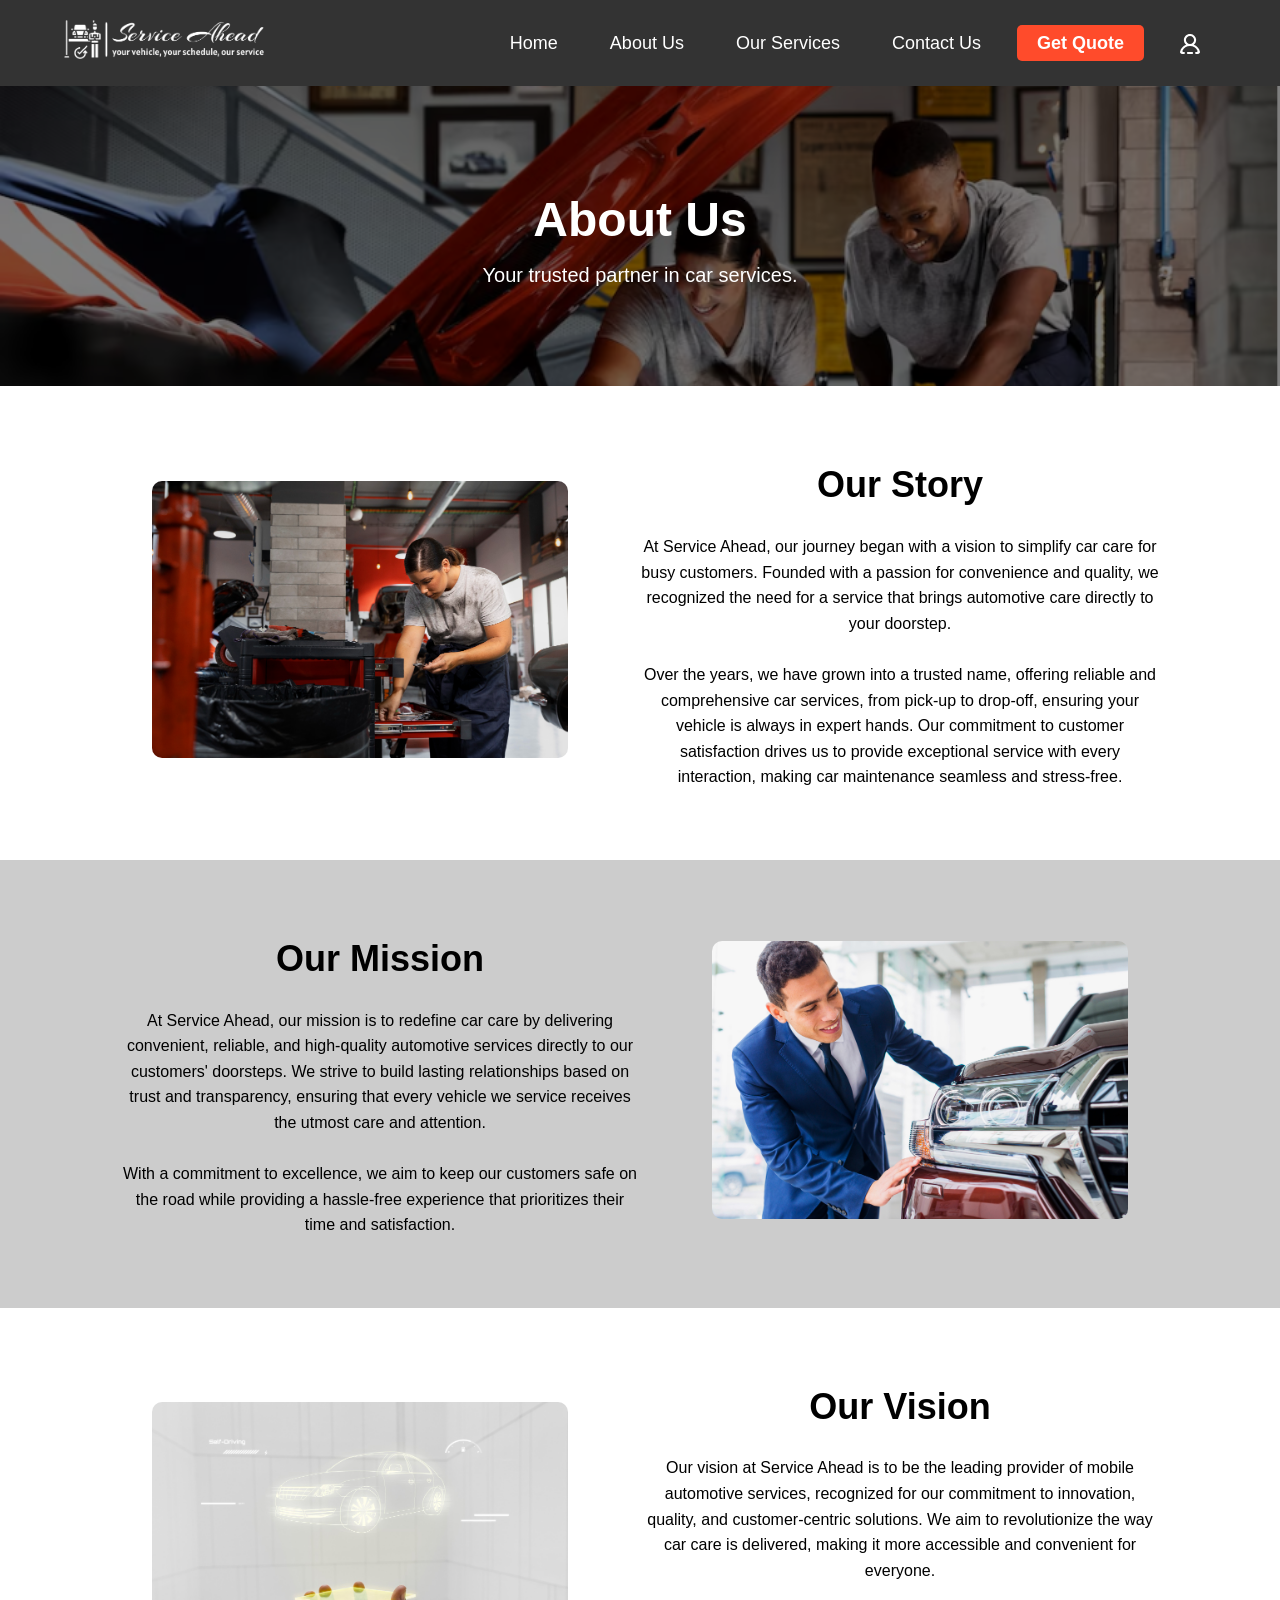
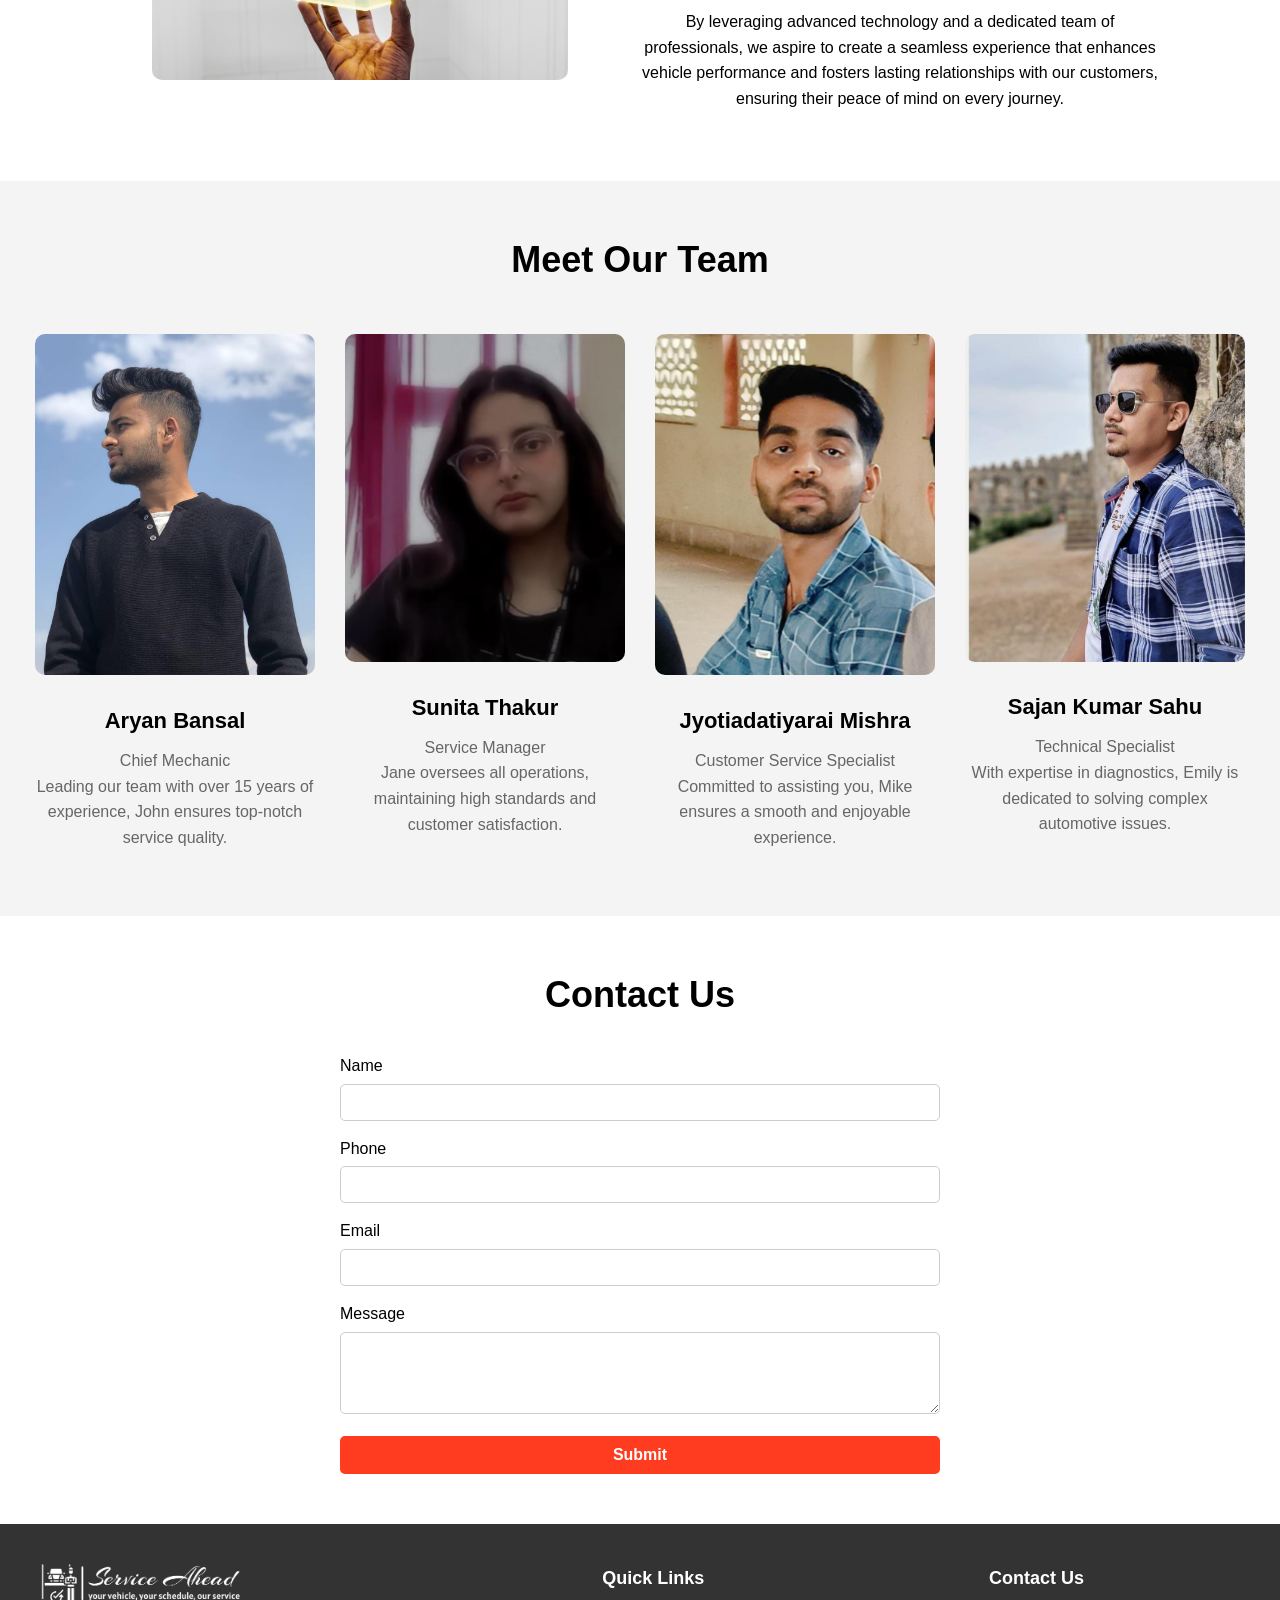
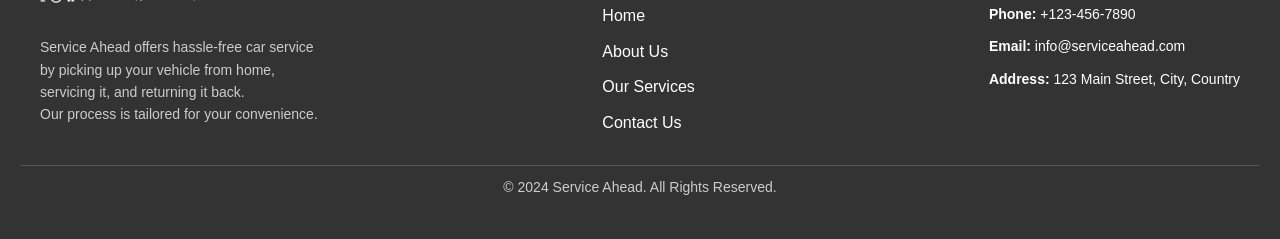
<file: ServiceAhead-version-5.1/src/main/resources/static/html/about.html>
<!DOCTYPE html>
<html lang="en">
<head>
    <meta charset="UTF-8">
    <meta name="viewport" content="width=device-width, initial-scale=1.0">
    <title>About Us - Service Ahead</title>
    <link rel="stylesheet" href="../css/styles.css">
</head>
<body>

    <!-- Header Section -->
    <header>
        <div class="container">
            <div class="logo">
                <img src="../Images/service-ahead-high-resolution-logo-white-transparent.png" alt="Service Ahead Logo">
            </div> 
            <nav>
                <ul>
                    <li><a href="home.html">Home</a></li>
                    <li><a href="about.html">About Us</a></li>
                    <li><a href="services.html">Our Services</a></li>
                    <li><a href="contact.html">Contact Us</a></li>
                    <li><a href="contact.html" class="quote-btn">Get Quote</a></li>
                    <li><a href="../../templates/login.html" class="profile-icon">
                        <svg xmlns="http://www.w3.org/2000/svg" width="20" height="20" viewBox="0 0 20 20" id="profile">
                            <g id="Page-1" fill="none" fill-rule="evenodd" stroke="none" stroke-width="1">
                                <g id="Dribbble-Light-Preview" fill="#fff" transform="translate(-380 -2119)">
                                    <g id="icons" transform="translate(56 160)">
                                        <path id="profile_round-[#1346]" d="M338.083 1965c0-2.206-1.831-4-4.083-4-2.252 0-4.083 1.794-4.083 4s1.831 4 4.083 4c2.252 0 4.083-1.794 4.083-4m3.863 14h-1.821a1.01 1.01 0 0 1-1.021-1c0-.552.457-1 1.02-1h.439c.706 0 1.228-.697.96-1.338-1.236-2.964-4.14-4.662-7.523-4.662-3.384 0-6.287 1.698-7.523 4.662-.268.641.254 1.338.96 1.338h.438c.564 0 1.021.448 1.021 1s-.457 1-1.02 1h-1.822c-1.276 0-2.28-1.143-2.01-2.364.743-3.359 3.064-5.838 6.12-6.963-1.394-1.099-2.289-2.783-2.289-4.673 0-3.551 3.148-6.381 6.859-5.958 2.689.306 4.916 2.405 5.32 5.028.346 2.261-.598 4.326-2.218 5.603 3.056 1.125 5.377 3.604 6.12 6.963.27 1.221-.734 2.364-2.01 2.364m-4.884-1c0 .552-.457 1-1.02 1h-4.084a1.01 1.01 0 0 1-1.02-1c0-.552.457-1 1.02-1h4.084c.563 0 1.02.448 1.02 1"></path>
                                    </g>
                                </g>
                            </g>
                        </svg>
                    </a></li>
                </ul>
            </nav>
        </div>
    </header>

    <!-- Background Section -->
    <section class="about-hero">
        <div class="about-hero-text">
            <h1>About Us</h1>
            <p>Your trusted partner in car services.</p>
        </div>
    </section>
    <!-- Main Content -->
    <main>
        <!-- Our Story Section -->
        <section class="our-story">
            <div class="content">
                <div class="image">
                    <img src="../Images/our_story.jpg" alt="Our Story">
                </div>
                <div class="text">
                    <h2>Our Story</h2>
                    <p>At Service Ahead, our journey began with a vision to simplify car care for busy customers. Founded with a passion for convenience and quality, we recognized the need for a service that brings automotive care directly to your doorstep.<br><br> Over the years, we have grown into a trusted name, offering reliable and comprehensive car services, from pick-up to drop-off, ensuring your vehicle is always in expert hands. Our commitment to customer satisfaction drives us to provide exceptional service with every interaction, making car maintenance seamless and stress-free.</p>
                </div>
            </div>
        </section>

     

        <!-- Our Mission Section -->
        <section class="our-mission">
            <div class="content reverse">
                <div class="image">
                    <img src="../Images/our_mission.jpg" alt="Our Mission">
                </div>
                <div class="text">
                    <h2>Our Mission</h2>
                    <p>At Service Ahead, our mission is to redefine car care by delivering convenient, reliable, and high-quality automotive services directly to our customers' doorsteps. We strive to build lasting relationships based on trust and transparency, ensuring that every vehicle we service receives the utmost care and attention.<br><br> With a commitment to excellence, we aim to keep our customers safe on the road while providing a hassle-free experience that prioritizes their time and satisfaction.</p>
                </div>
            </div>
        </section>

         <!-- Our Story Section -->
         <section class="our-story">
            <div class="content">
                <div class="image">
                    <img src="../Images/our_vision.jpg" alt="Our Story">
                </div>
                <div class="text">
                    <h2>Our Vision</h2>
                    <p>Our vision at Service Ahead is to be the leading provider of mobile automotive services, recognized for our commitment to innovation, quality, and customer-centric solutions. We aim to revolutionize the way car care is delivered, making it more accessible and convenient for everyone. <br><br>By leveraging advanced technology and a dedicated team of professionals, we aspire to create a seamless experience that enhances vehicle performance and fosters lasting relationships with our customers, ensuring their peace of mind on every journey.</p>
                </div>
            </div>
        </section>

      

        <!-- Our Team Section -->
        <section class="our-team">
            <h2>Meet Our Team</h2>
            <div class="team-members">
                <div class="team-member">
                    <img src="../Images/Aryan.jpeg" alt="Team Member 1">
                    <h3>Aryan Bansal</h3>
                    <p>Chief Mechanic</p>
                    <p>Leading our team with over 15 years of experience, John ensures top-notch service quality.</p>
                </div>
                <div class="team-member">
                    <img src="../Images/Sunita.jpeg" alt="Team Member 2">
                    <h3>Sunita Thakur</h3>
                    <p>Service Manager</p>
                    <p>Jane oversees all operations, maintaining high standards and customer satisfaction.</p>
                </div>
                <div class="team-member">
                    <img src="../Images/Jyoti.jpeg" alt="Team Member 3">
                    <h3>Jyotiadatiyarai Mishra</h3>
                    <p>Customer Service Specialist</p>
                    <p>Committed to assisting you, Mike ensures a smooth and enjoyable experience.</p>
                </div>
                <div class="team-member">
                    <img src="../Images/Sajan.jpeg" alt="Team Member 4">
                    <h3>Sajan Kumar Sahu</h3>
                    <p>Technical Specialist</p>
                    <p>With expertise in diagnostics, Emily is dedicated to solving complex automotive issues.</p>
                </div>
            </div>
        </section>
        

        <!-- Contact Us Section -->
        <section id="contact" class="contact-us">
            <h2>Contact Us</h2>
            <form action="#" method="post">
                <div class="form-group">
                    <label for="name">Name</label>
                    <input type="text" id="name" name="name" required>
                </div>
                <div class="form-group">
                    <label for="phone">Phone</label>
                    <input type="tel" id="phone" name="phone" required>
                </div>
                <div class="form-group">
                    <label for="email">Email</label>
                    <input type="email" id="email" name="email" required>
                </div>
                <div class="form-group">
                    <label for="message">Message</label>
                    <textarea id="message" name="message" rows="4" required></textarea>
                </div>
                <button type="submit" class="submit-btn">Submit</button>
            </form>
        </section>

    </main>

    <!-- Footer Section -->
    <footer>
        <div class="footer-container">
            <!-- Logo and Description -->
            <div class="footer-logo">
                <div class="logo">
                    <img src="../Images/service-ahead-high-resolution-logo-white-transparent.png" alt="Service Ahead Logo">
                </div>  <br>
                <p>Service Ahead offers hassle-free car service <br> by picking up your vehicle from home, <br>servicing it, and returning it back.<br> Our process is tailored for your convenience.</p>
            </div>
            <!-- Important Links -->
            <div class="footer-links">
                <h3>Quick Links</h3>
                <ul>
                    <li><a href="home.html">Home</a></li>
                    <li><a href="about.html">About Us</a></li>
                    <li><a href="services.html">Our Services</a></li>
                    <li><a href="contact.html">Contact Us</a></li>
                </ul>
            </div>
            <!-- Contact Info -->
            <div class="footer-contact">
                <h3>Contact Us</h3>
                <p><strong>Phone:</strong> +123-456-7890</p>
                <p><strong>Email:</strong> info@serviceahead.com</p>
                <p><strong>Address:</strong> 123 Main Street, City, Country</p>
            </div>
        </div>
        <!-- Footer Bottom -->
        <div class="footer-bottom">
            <p>&copy; 2024 Service Ahead. All Rights Reserved.</p>
        </div>
    </footer>

</body>
</html>
</file>
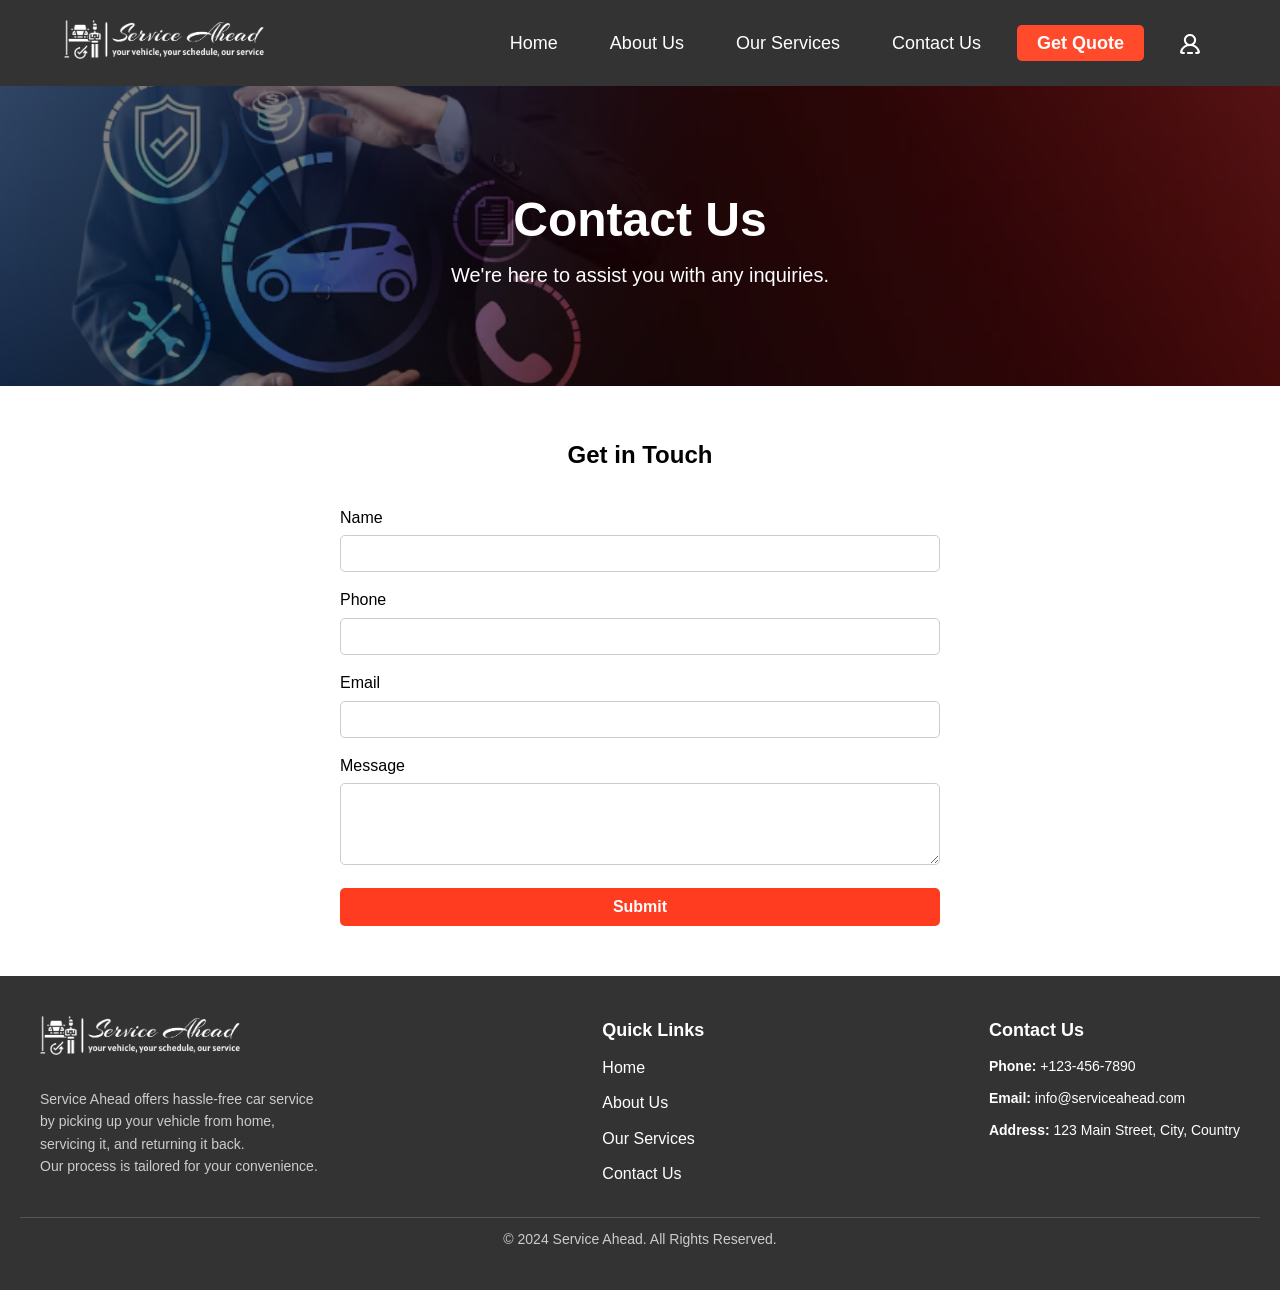
<file: ServiceAhead-version-5.1/src/main/resources/static/html/contact.html>
<!DOCTYPE html>
<html lang="en">
<head>
    <meta charset="UTF-8">
    <meta name="viewport" content="width=device-width, initial-scale=1.0">
    <title>Contact Us - Service Ahead</title>
    <link rel="stylesheet" href="../css/styles.css">
</head>
<body>

    <!-- Header Section -->
    <header>
        <div class="container">
            <div class="logo">
                <img src="../Images/service-ahead-high-resolution-logo-white-transparent.png" alt="Service Ahead Logo">
            </div> 
            <nav>
                <ul>
                    <li><a href="home.html">Home</a></li>
                    <li><a href="about.html">About Us</a></li>
                    <li><a href="services.html">Our Services</a></li>
                    <li><a href="contact.html">Contact Us</a></li>
                    <li><a href="contact.html" class="quote-btn">Get Quote</a></li>
                    <li><a href="../../templates/login.html" class="profile-icon">
                        <svg xmlns="http://www.w3.org/2000/svg" width="20" height="20" viewBox="0 0 20 20" id="profile">
                            <g id="Page-1" fill="none" fill-rule="evenodd" stroke="none" stroke-width="1">
                                <g id="Dribbble-Light-Preview" fill="#fff" transform="translate(-380 -2119)">
                                    <g id="icons" transform="translate(56 160)">
                                        <path id="profile_round-[#1346]" d="M338.083 1965c0-2.206-1.831-4-4.083-4-2.252 0-4.083 1.794-4.083 4s1.831 4 4.083 4c2.252 0 4.083-1.794 4.083-4m3.863 14h-1.821a1.01 1.01 0 0 1-1.021-1c0-.552.457-1 1.02-1h.439c.706 0 1.228-.697.96-1.338-1.236-2.964-4.14-4.662-7.523-4.662-3.384 0-6.287 1.698-7.523 4.662-.268.641.254 1.338.96 1.338h.438c.564 0 1.021.448 1.021 1s-.457 1-1.02 1h-1.822c-1.276 0-2.28-1.143-2.01-2.364.743-3.359 3.064-5.838 6.12-6.963-1.394-1.099-2.289-2.783-2.289-4.673 0-3.551 3.148-6.381 6.859-5.958 2.689.306 4.916 2.405 5.32 5.028.346 2.261-.598 4.326-2.218 5.603 3.056 1.125 5.377 3.604 6.12 6.963.27 1.221-.734 2.364-2.01 2.364m-4.884-1c0 .552-.457 1-1.02 1h-4.084a1.01 1.01 0 0 1-1.02-1c0-.552.457-1 1.02-1h4.084c.563 0 1.02.448 1.02 1"></path>
                                    </g>
                                </g>
                            </g>
                        </svg>
                    </a></li>
                </ul>
            </nav>
        </div>
    </header>

    <!-- Header Section for Contact Us -->
    <section class="contact-hero">
        <div class="contact-hero-text">
            <h1>Contact Us</h1>
            <p>We're here to assist you with any inquiries.</p>
        </div>
    </section>

    <!-- Main Content -->
    <main>
        <!-- Contact Us Form Section -->
        <section class="contact-form">
            <h2>Get in Touch</h2>
            <form action="#" method="post">
                <div class="form-group">
                    <label for="name">Name</label>
                    <input type="text" id="name" name="name" required>
                </div>
                <div class="form-group">
                    <label for="phone">Phone</label>
                    <input type="tel" id="phone" name="phone" required>
                </div>
                <div class="form-group">
                    <label for="email">Email</label>
                    <input type="email" id="email" name="email" required>
                </div>
                <div class="form-group">
                    <label for="message">Message</label>
                    <textarea id="message" name="message" rows="4" required></textarea>
                </div>
                <button type="submit" class="submit-btn">Submit</button>
            </form>
        </section>
    </main>

     <!-- Footer Section -->
    <footer>
        <div class="footer-container">
            <!-- Logo and Description -->
            <div class="footer-logo">
                <div class="logo">
                    <img src="../Images/service-ahead-high-resolution-logo-white-transparent.png" alt="Service Ahead Logo">
                </div>  <br>
                <p>Service Ahead offers hassle-free car service <br> by picking up your vehicle from home, <br>servicing it, and returning it back.<br> Our process is tailored for your convenience.</p>
            </div>
            <!-- Important Links -->
            <div class="footer-links">
                <h3>Quick Links</h3>
                <ul>
                    <li><a href="home.html">Home</a></li>
                    <li><a href="about.html">About Us</a></li>
                    <li><a href="services.html">Our Services</a></li>
                    <li><a href="contact.html">Contact Us</a></li>
                </ul>
            </div>
            <!-- Contact Info -->
            <div class="footer-contact">
                <h3>Contact Us</h3>
                <p><strong>Phone:</strong> +123-456-7890</p>
                <p><strong>Email:</strong> info@serviceahead.com</p>
                <p><strong>Address:</strong> 123 Main Street, City, Country</p>
            </div>
        </div>
        <!-- Footer Bottom -->
        <div class="footer-bottom">
            <p>&copy; 2024 Service Ahead. All Rights Reserved.</p>
        </div>
    </footer>

</body>
</html>
</file>
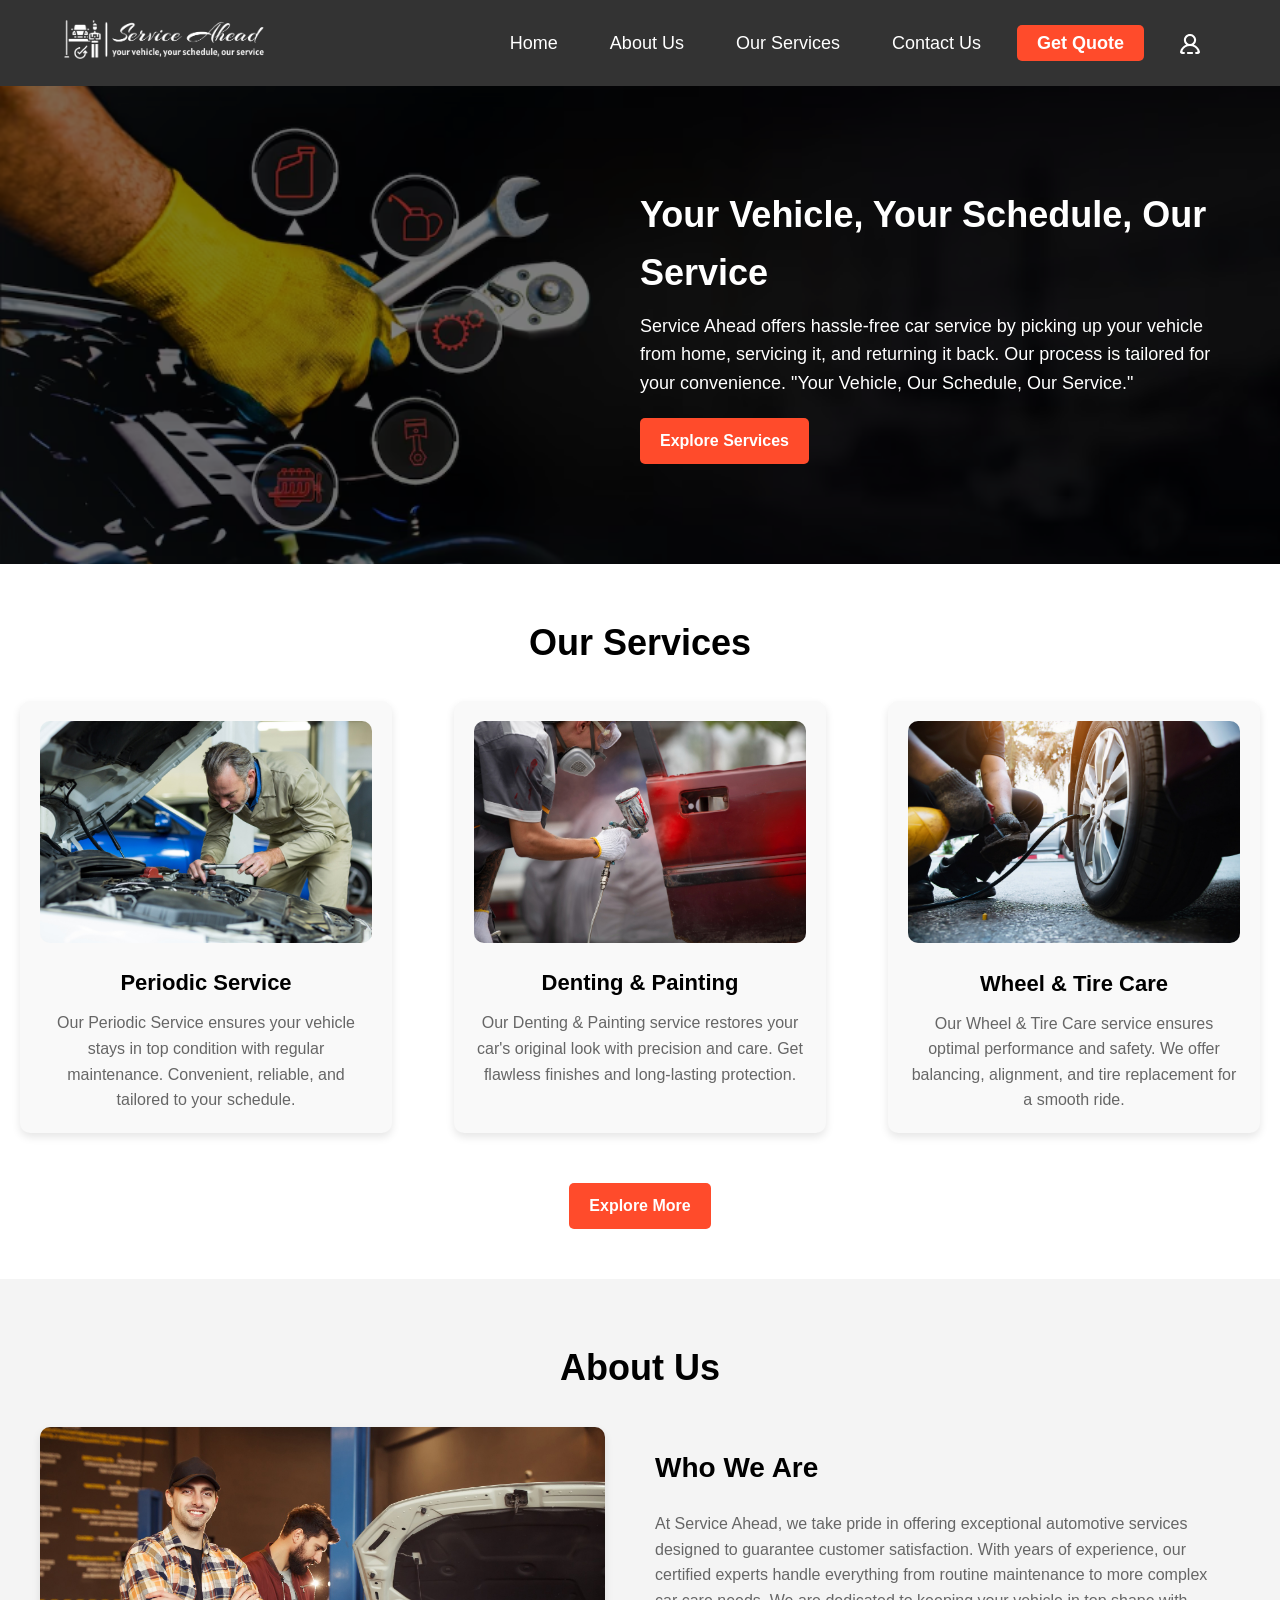
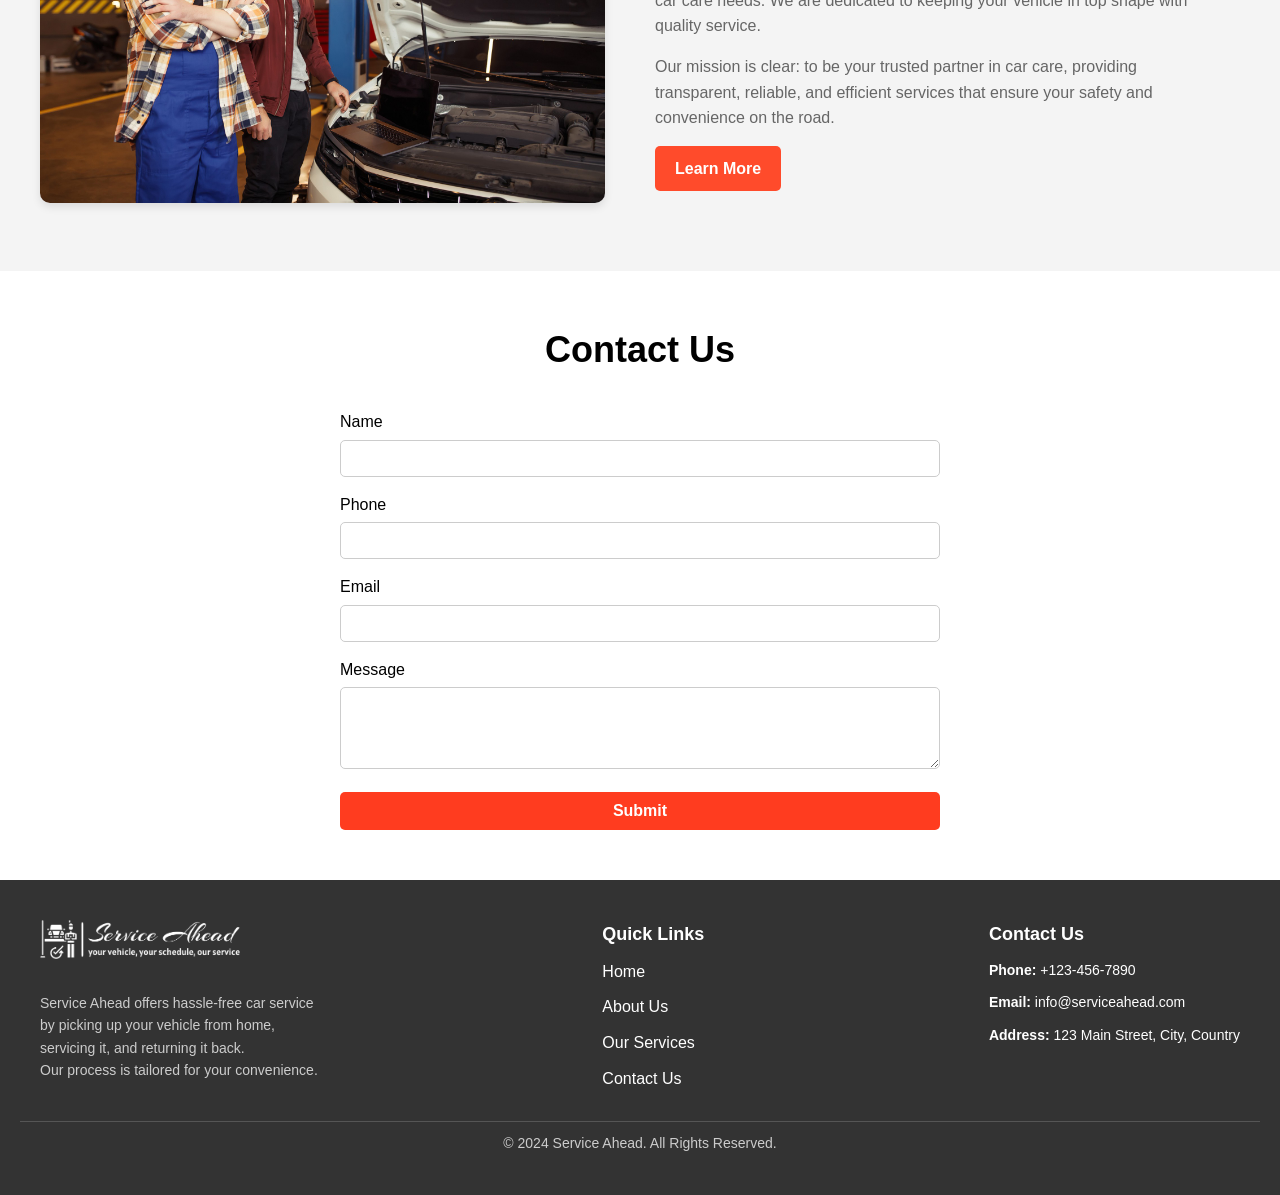
<file: ServiceAhead-version-5.1/src/main/resources/static/html/home.html>
<!DOCTYPE html>
<html lang="en">
<head>
    <meta charset="UTF-8">
    <meta name="viewport" content="width=device-width, initial-scale=1.0">
    <title>Service Ahead - Car Service</title>
    <link rel="stylesheet" href="../css/styles.css">
</head>
<body>

    <!-- Header Section -->
    <header>
        <div class="container">
            <div class="logo">
                <img src="../Images/service-ahead-high-resolution-logo-white-transparent.png" alt="Service Ahead Logo">
            </div>            
            <nav>
                <ul>
                    <li><a href="/html/home.html">Home</a></li>
                    <li><a href="/html/about.html">About Us</a></li>
                    <li><a href="/html/services.html">Our Services</a></li>
                    <li><a href="/html/contact.html">Contact Us</a></li>
                    <li><a href="/html/contact.html" class="quote-btn">Get Quote</a></li>
                    <li><a href="/html/login.html" class="profile-icon">
                        <svg xmlns="http://www.w3.org/2000/svg" width="20" height="20" viewBox="0 0 20 20" id="profile">
                            <g id="Page-1" fill="none" fill-rule="evenodd" stroke="none" stroke-width="1">
                                <g id="Dribbble-Light-Preview" fill="#fff" transform="translate(-380 -2119)">
                                    <g id="icons" transform="translate(56 160)">
                                        <path id="profile_round-[#1346]" d="M338.083 1965c0-2.206-1.831-4-4.083-4-2.252 0-4.083 1.794-4.083 4s1.831 4 4.083 4c2.252 0 4.083-1.794 4.083-4m3.863 14h-1.821a1.01 1.01 0 0 1-1.021-1c0-.552.457-1 1.02-1h.439c.706 0 1.228-.697.96-1.338-1.236-2.964-4.14-4.662-7.523-4.662-3.384 0-6.287 1.698-7.523 4.662-.268.641.254 1.338.96 1.338h.438c.564 0 1.021.448 1.021 1s-.457 1-1.02 1h-1.822c-1.276 0-2.28-1.143-2.01-2.364.743-3.359 3.064-5.838 6.12-6.963-1.394-1.099-2.289-2.783-2.289-4.673 0-3.551 3.148-6.381 6.859-5.958 2.689.306 4.916 2.405 5.32 5.028.346 2.261-.598 4.326-2.218 5.603 3.056 1.125 5.377 3.604 6.12 6.963.27 1.221-.734 2.364-2.01 2.364m-4.884-1c0 .552-.457 1-1.02 1h-4.084a1.01 1.01 0 0 1-1.02-1c0-.552.457-1 1.02-1h4.084c.563 0 1.02.448 1.02 1"></path>
                                    </g>
                                </g>
                            </g>
                        </svg>
                    </a></li>
                </ul>
            </nav>
        </div>
    </header>

    <!-- Main Content -->
    <main>
        <!-- Hero Section -->
        <!-- New Section with Background Image and Two Halves -->
        <section class="service-highlight">
            <div class="service-content">
                <!-- Left Half: Car Service Image -->
                <div class="service-image">
                    
                </div>

                <!-- Right Half: Tagline and Button -->
                <div class="service-info">
                    <h2>Your Vehicle, Your Schedule, Our Service</h2>
                    <p>Service Ahead offers hassle-free car service by picking up your vehicle from home, servicing it, and returning it back. Our process is tailored for your convenience. "Your Vehicle, Our Schedule, Our Service."</p>
                    <a href="services.html" class="explore-btn">Explore Services</a>
                </div>
            </div>
        </section>

        <!-- Our Services Section -->
        <section id="services" class="our-services">
            <h2>Our Services</h2>
            <div class="services-container">
                <!-- Service Card 1 -->
                <div class="service-card">
                    <img src="../Images/periodic_service.jpg" alt="Service 1">
                    <h3>Periodic Service</h3>
                    <p>Our Periodic Service ensures your vehicle stays in top condition with regular maintenance. Convenient, reliable, and tailored to your schedule.</p>
                </div>
                <!-- Service Card 2 -->
                <div class="service-card">
                    <img src="../Images/denting_painting.jpg" alt="Service 2">
                    <h3>Denting & Painting</h3>
                    <p>Our Denting & Painting service restores your car's original look with precision and care. Get flawless finishes and long-lasting protection.</p>
                </div>
                <!-- Service Card 3 -->
                <div class="service-card">
                    <img src="../Images/tire_service.jpg" alt="Service 3">
                    <h3>Wheel & Tire Care</h3>
                    <p>Our Wheel & Tire Care service ensures optimal performance and safety. We offer balancing, alignment, and tire replacement for a smooth ride.</p>
                </div>
            </div>
            <a href="services.html" class="explore-btn">Explore More</a>
        </section>

        <!-- About Us Section -->
        <section id="about" class="about-us">
            <h2>About Us</h2>
            <div class="about-container">
                <!-- Image Section -->
                <div class="about-image">
                    <img src="../Images/about_img1.jpg" alt="About Us">
                </div>
                <!-- Text Section -->
                <div class="about-info">
                    <h3>Who We Are</h3>
                    <p>At Service Ahead, we take pride in offering exceptional automotive services designed to guarantee customer satisfaction. With years of experience, our certified experts handle everything from routine maintenance to more complex car care needs. We are dedicated to keeping your vehicle in top shape with quality service.</p>
                    <p>Our mission is clear: to be your trusted partner in car care, providing transparent, reliable, and efficient services that ensure your safety and convenience on the road.</p>
                    <a href="about.html" class="read-more-btn">Learn More</a>
                </div>
            </div>
        </section>

        <!-- Contact Us Section -->
        <section id="contact" class="contact-us">
            <h2>Contact Us</h2>
            <form action="#" method="post">
                <div class="form-group">
                    <label for="name">Name</label>
                    <input type="text" id="name" name="name" required>
                </div>
                <div class="form-group">
                    <label for="phone">Phone</label>
                    <input type="tel" id="phone" name="phone" required>
                </div>
                <div class="form-group">
                    <label for="email">Email</label>
                    <input type="email" id="email" name="email" required>
                </div>
                <div class="form-group">
                    <label for="message">Message</label>
                    <textarea id="message" name="message" rows="4" required></textarea>
                </div>
                <button type="submit" class="submit-btn">Submit</button>
            </form>
        </section>

    </main>

    <!-- Footer Section -->
    <footer>
        <div class="footer-container">
            <!-- Logo and Description -->
            <div class="footer-logo">
                <div class="logo">
                    <img src="../Images/service-ahead-high-resolution-logo-white-transparent.png" alt="Service Ahead Logo">
                </div>  <br>
                <p>Service Ahead offers hassle-free car service <br> by picking up your vehicle from home, <br>servicing it, and returning it back.<br> Our process is tailored for your convenience.</p>
            </div>
            <!-- Important Links -->
            <div class="footer-links">
                <h3>Quick Links</h3>
                <ul>
                    <li><a href="/html/home.html">Home</a></li>
                    <li><a href="/html/about.html">About Us</a></li>
                    <li><a href="/html/services.html">Our Services</a></li>
                    <li><a href="/html/contact.html">Contact Us</a></li>
                </ul>
            </div>
            <!-- Contact Info -->
            <div class="footer-contact">
                <h3>Contact Us</h3>
                <p><strong>Phone:</strong> +123-456-7890</p>
                <p><strong>Email:</strong> info@serviceahead.com</p>
                <p><strong>Address:</strong> 123 Main Street, City, Country</p>
            </div>
        </div>
        <!-- Footer Bottom -->
        <div class="footer-bottom">
            <p>&copy; 2024 Service Ahead. All Rights Reserved.</p>
        </div>
    </footer>

</body>
</html>
</file>
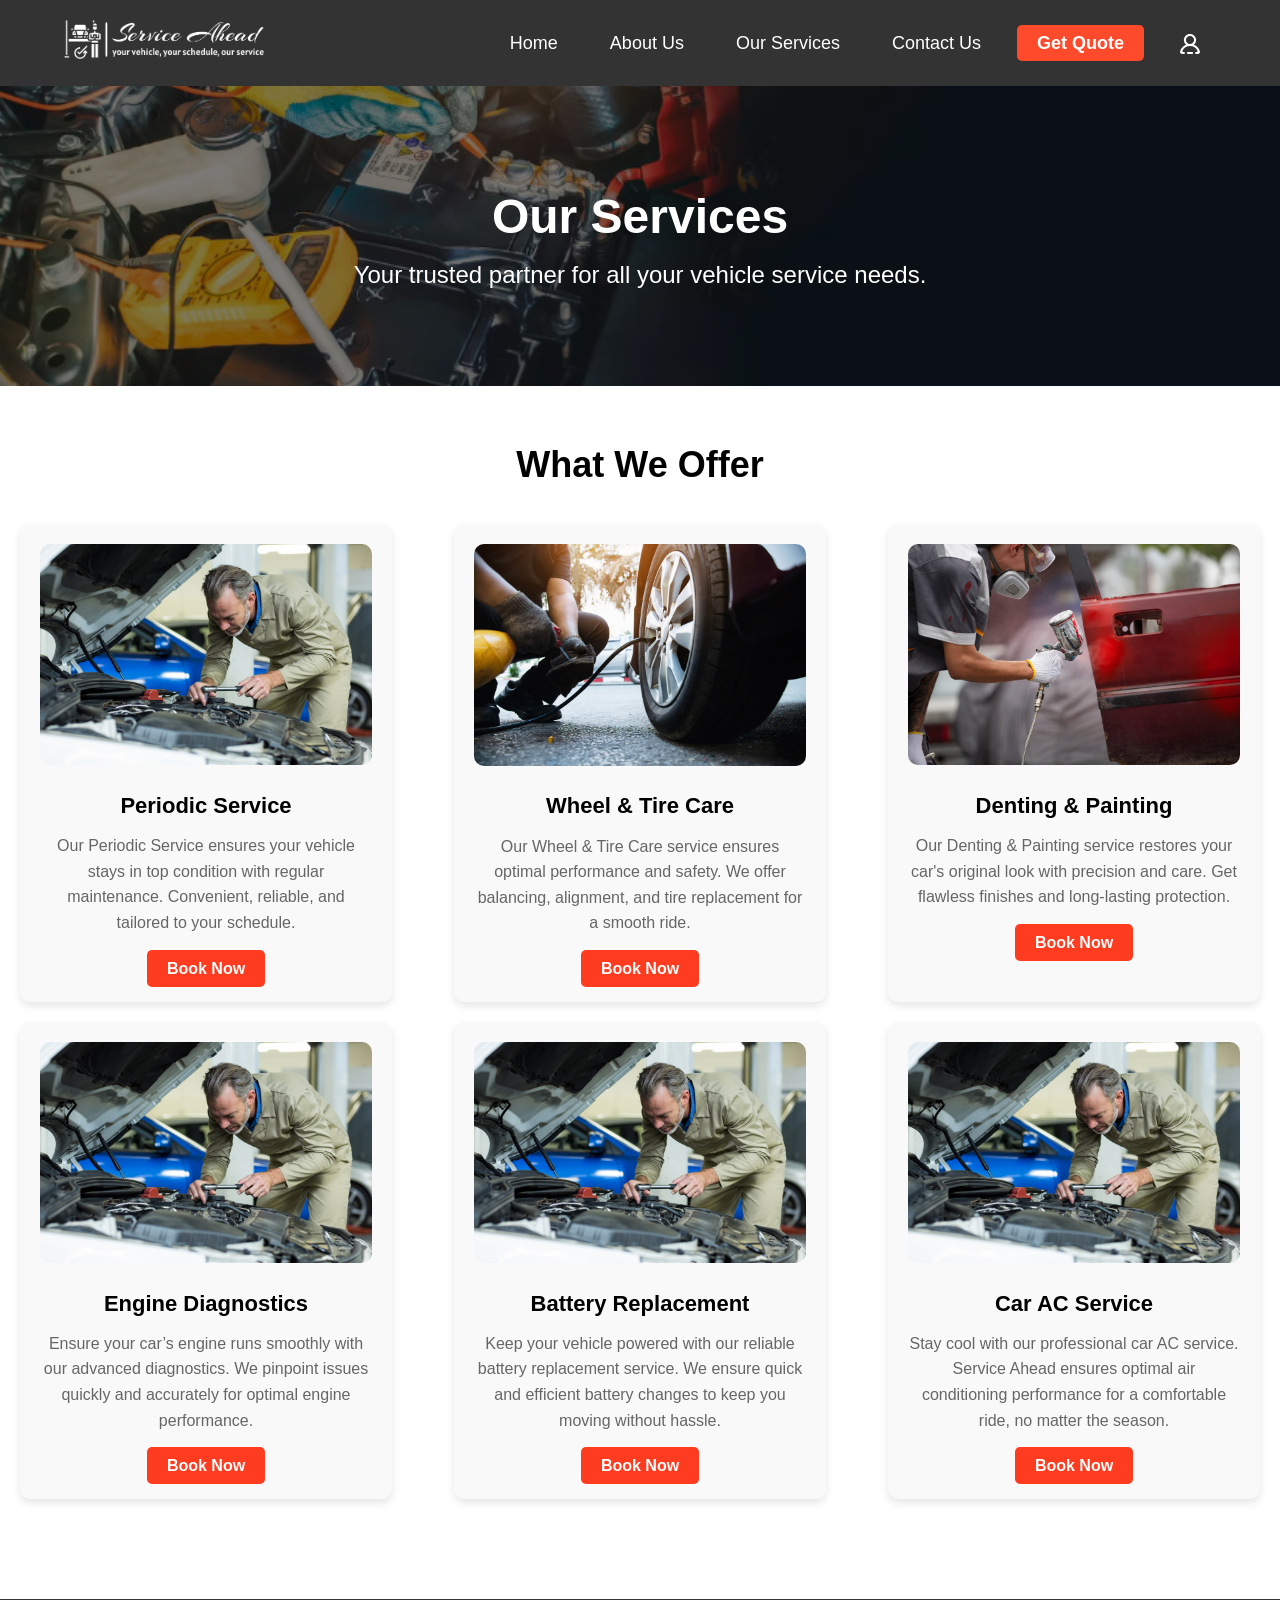
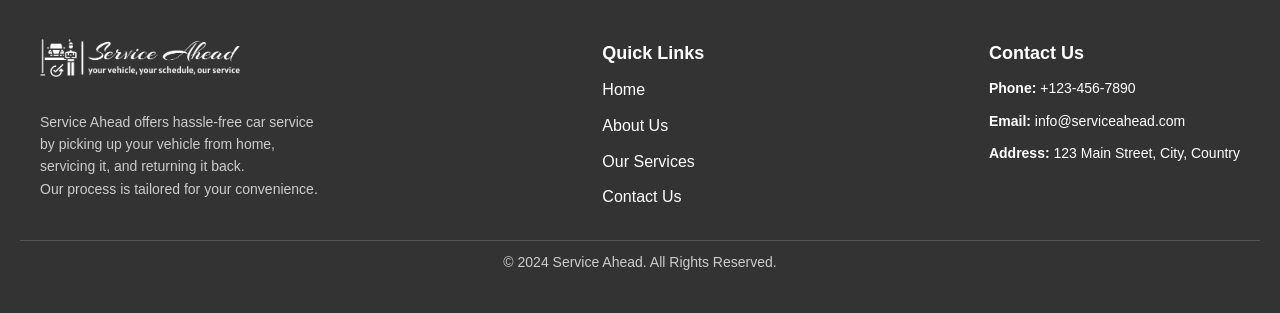
<file: ServiceAhead-version-5.1/src/main/resources/static/html/services.html>
<!DOCTYPE html>
<html lang="en">
<head>
    <meta charset="UTF-8">
    <meta name="viewport" content="width=device-width, initial-scale=1.0">
    <title>Our Services - Service Ahead</title>
    <link rel="stylesheet" href="../css/styles.css">
</head>
<body>

    <!-- Header Section -->
    <header>
        <div class="container">
            <div class="logo">
                <img src="../Images/service-ahead-high-resolution-logo-white-transparent.png" alt="Service Ahead Logo">
            </div> 
            <nav>
                <ul>
                    <li><a href="home.html">Home</a></li>
                    <li><a href="about.html">About Us</a></li>
                    <li><a href="services.html">Our Services</a></li>
                    <li><a href="contact.html">Contact Us</a></li>
                    <li><a href="contact.html" class="quote-btn">Get Quote</a></li>
                    <li><a href="../../templates/login.html" class="profile-icon">
                        <svg xmlns="http://www.w3.org/2000/svg" width="20" height="20" viewBox="0 0 20 20" id="profile">
                            <g id="Page-1" fill="none" fill-rule="evenodd" stroke="none" stroke-width="1">
                                <g id="Dribbble-Light-Preview" fill="#fff" transform="translate(-380 -2119)">
                                    <g id="icons" transform="translate(56 160)">
                                        <path id="profile_round-[#1346]" d="M338.083 1965c0-2.206-1.831-4-4.083-4-2.252 0-4.083 1.794-4.083 4s1.831 4 4.083 4c2.252 0 4.083-1.794 4.083-4m3.863 14h-1.821a1.01 1.01 0 0 1-1.021-1c0-.552.457-1 1.02-1h.439c.706 0 1.228-.697.96-1.338-1.236-2.964-4.14-4.662-7.523-4.662-3.384 0-6.287 1.698-7.523 4.662-.268.641.254 1.338.96 1.338h.438c.564 0 1.021.448 1.021 1s-.457 1-1.02 1h-1.822c-1.276 0-2.28-1.143-2.01-2.364.743-3.359 3.064-5.838 6.12-6.963-1.394-1.099-2.289-2.783-2.289-4.673 0-3.551 3.148-6.381 6.859-5.958 2.689.306 4.916 2.405 5.32 5.028.346 2.261-.598 4.326-2.218 5.603 3.056 1.125 5.377 3.604 6.12 6.963.27 1.221-.734 2.364-2.01 2.364m-4.884-1c0 .552-.457 1-1.02 1h-4.084a1.01 1.01 0 0 1-1.02-1c0-.552.457-1 1.02-1h4.084c.563 0 1.02.448 1.02 1"></path>
                                    </g>
                                </g>
                            </g>
                        </svg>
                    </a></li>
                </ul>
            </nav>
        </div>
    </header>

    <!-- Hero Section -->
    <section class="hero">
        <div class="hero-content">
            <h2>Our Services</h2>
            <p>Your trusted partner for all your vehicle service needs.</p>
        </div>
    </section>

    <!-- Services Section -->
    <main>
        <section id="services" class="our-services">
            <h2>What We Offer</h2>
            <div class="services-container">
                <!-- Service Card 1 -->
                <div class="service-card">
                    <img src="../Images/periodic_service.jpg" alt="Oil Change">
                    <h3>Periodic Service</h3>
                    <p class="desc-card">Our Periodic Service ensures your vehicle stays in top condition with regular maintenance. Convenient, reliable, and tailored to your schedule.</p>
                    <a href="#" class="book-now-btn">Book Now</a>
                </div>
                <!-- Service Card 2 -->
                <div class="service-card">
                    <img src="../Images/tire_service.jpg" alt="Tire Rotation">
                    <h3>Wheel & Tire Care</h3>
                    <p class="desc-card">Our Wheel & Tire Care service ensures optimal performance and safety. We offer balancing, alignment, and tire replacement for a smooth ride.</p>
                    <a href="#" class="book-now-btn">Book Now</a>
                </div>
                <!-- Service Card 3 -->
                <div class="service-card">
                    <img src="../Images/denting_painting.jpg" alt="Brake Service">
                    <h3>Denting & Painting</h3>
                    <p class="desc-card">Our Denting & Painting service restores your car's original look with precision and care. Get flawless finishes and long-lasting protection.</p>
                    <a href="#" class="book-now-btn">Book Now</a>
                </div>
                <!-- Service Card 4 -->
                <div class="service-card">
                    <img src="../Images/periodic_service.jpg" alt="Engine Diagnostics">
                    <h3>Engine Diagnostics</h3>
                    <p class="desc-card">Ensure your car’s engine runs smoothly with our advanced diagnostics. We pinpoint issues quickly and accurately for optimal engine performance.</p>
                    <a href="#" class="book-now-btn">Book Now</a>
                </div>
                <!-- Service Card 5 -->
                <div class="service-card">
                    <img src="../Images/periodic_service.jpg" alt="Battery Replacement">
                    <h3>Battery Replacement</h3>
                    <p class="desc-card">Keep your vehicle powered with our reliable battery replacement service. We ensure quick and efficient battery changes to keep you moving without hassle.</p>
                    <a href="#" class="book-now-btn">Book Now</a>
                </div>
                <!-- Service Card 6 -->
                <div class="service-card">
                    <img src="../Images/periodic_service.jpg" alt="Transmission Service">
                    <h3>Car AC Service</h3>
                    <p class="desc-card">Stay cool with our professional car AC service. Service Ahead ensures optimal air conditioning performance for a comfortable ride, no matter the season.</p>
                    <a href="#" class="book-now-btn">Book Now</a>
                </div>
            </div>
        </section>
        
    </main>

    <!-- Footer Section -->
    <footer>
        <div class="footer-container">
            <!-- Logo and Description -->
            <div class="footer-logo">
                <div class="logo">
                    <img src="../Images/service-ahead-high-resolution-logo-white-transparent.png" alt="Service Ahead Logo">
                </div>  <br>
                <p>Service Ahead offers hassle-free car service <br> by picking up your vehicle from home, <br>servicing it, and returning it back.<br> Our process is tailored for your convenience.</p>
            </div>
            <!-- Important Links -->
            <div class="footer-links">
                <h3>Quick Links</h3>
                <ul>
                    <li><a href="home.html">Home</a></li>
                    <li><a href="about.html">About Us</a></li>
                    <li><a href="services.html">Our Services</a></li>
                    <li><a href="contact.html">Contact Us</a></li>
                </ul>
            </div>
            <!-- Contact Info -->
            <div class="footer-contact">
                <h3>Contact Us</h3>
                <p><strong>Phone:</strong> +123-456-7890</p>
                <p><strong>Email:</strong> info@serviceahead.com</p>
                <p><strong>Address:</strong> 123 Main Street, City, Country</p>
            </div>
        </div>
        <!-- Footer Bottom -->
        <div class="footer-bottom">
            <p>&copy; 2024 Service Ahead. All Rights Reserved.</p>
        </div>
    </footer>

  <!-- Modal Structure -->
<div id="bookingModal" class="modal">

    <div class="modal-content">
        <span class="close-btn">&times;</span>
        <h2>Book Your Car Service</h2>
        <form action="/confirmbook" method="post" id="bookingForm">
            
            <!-- Full Name -->
            <label for="fullName">Full Name:</label>
            <input type="text" id="fullName" name="fullName" required>

            <!-- Email -->
            <label for="email">Email:</label>
            <input type="email" id="email" name="email" required>

            <!-- Phone Number -->
            <label for="phone">Phone Number:</label>
            <input type="tel" id="phone" name="phone" required>

            <!-- Phone Number -->
            <label for="address">Full Address:</label>
            <input type="text" id="address" name="address" required>

            <!-- Major Cities Dropdown -->
            <label for="city">Select City:</label>
            <select id="city" name="city" required>
                <option value="" disabled selected>Select your city</option>
                <option value="Delhi">Delhi</option>
                <option value="Mumbai">Mumbai</option>
                <option value="Bangalore">Bangalore</option>
                <option value="Chennai">Chennai</option>
                <option value="Hyderabad">Hyderabad</option>
                <option value="Kolkata">Kolkata</option>
                <option value="Pune">Pune</option>
                <option value="Ahmedabad">Ahmedabad</option>
            </select>

            <!-- Car Company Dropdown -->
            <label for="carCompany">Car Company:</label>
            <select id="carCompany" name="carCompany" required>
                <option value="" disabled selected>Select car company</option>
                <option value="Toyota">Toyota</option>
                <option value="Honda">Honda</option>
                <option value="Hyundai">Hyundai</option>
                <option value="Ford">Ford</option>
                <option value="Maruti Suzuki">Maruti Suzuki</option>
                <option value="Tata">Tata</option>
                <option value="Mahindra">Mahindra</option>
            </select>

            <!-- Fuel Type Radio Buttons -->
            <label for="fuelType">Fuel Type:</label>
<div id="fuelType">
    <label>
        <input type="radio" name="fuelType" value="Petrol" required>
        Petrol
    </label>
    <label>
        <input type="radio" name="fuelType" value="Diesel" required>
        Diesel
    </label>
    <label>
        <input type="radio" name="fuelType" value="CNG" required>
        CNG
    </label>
    <label>
        <input type="radio" name="fuelType" value="Electric" required>
        Electric
    </label>
</div>
            

            <!-- Pick-Up Slot -->
            <label for="slot">Pick-Up Slot:</label>
            <input type="datetime-local" id="slot" name="slot" required>

            <!-- Confirm Button -->
            <button type="submit" id="confirmBtn">Confirm</button>
        </form>
    </div>
</div>

<!-- Link the external JS file -->
<script src="../js/popup.js"></script>


</body>
</html>
</file>
<file: ServiceAhead-version-5.1/src/main/resources/static/css/styles.css>
/* General Reset */
* {
    margin: 0;
    padding: 0;
    box-sizing: border-box;
}

/* Body Styling */
body {
    font-family: 'Arial', sans-serif;
    line-height: 1.6;
    background-color: #f4f4f4;
}

/* Header Section */
header {
    background-color: #333;
    padding: 20px 0;
    color: white;
}

.container {
    width: 90%;
    margin: 0 auto;
    display: flex;
    justify-content: space-between;
    align-items: center;
}

.logo img {
    max-width: 200px; /* Adjust the size based on your needs */
    height: auto;
}


nav ul {
    list-style: none;
    display: flex;
}

nav ul li {
    margin-left: 20px;
}

nav ul li a {
    color: white;
    text-decoration: none;
    font-size: 18px;
    padding: 8px 16px;
    transition: background-color 0.3s ease;
}

nav ul li a:hover {
    background-color: #555;
    border-radius: 5px;
}

/* Get Quote Button */
.quote-btn {
    background-color: #ff4b2b;
    padding: 8px 20px;
    border-radius: 5px;
    font-weight: bold;
}

.quote-btn:hover {
    background-color: #ff3c1f;
}

/* Profile Icon styles */
.profile-icon svg {
    vertical-align: middle;
    cursor: pointer;
    transition: transform 0.3s;
}

.profile-icon:hover svg {
    transform: scale(1.1); /* Slight zoom on hover */
}

/* Service Highlight Section */
.service-highlight {
    background-image: url('../Images/home_banner.png'); /* Replace with your background image */
    background-size: cover;
    background-position: center;
    position: relative;
    padding: 100px 0;
}

.service-highlight::before {
    content: "";
    position: absolute;
    top: 0;
    left: 0;
    width: 100%;
    height: 100%;
    background-color: rgba(0, 0, 0, 0.5); /* Adjust opacity here */
    z-index: 1;
}

.service-content {
    display: flex;
    justify-content: space-between;
    align-items: center;
    position: relative;
    z-index: 2;
    max-width: 1200px;
    margin: 0 auto;
    padding: 0 20px;
}

.service-image img {
    max-width: 100%;
    height: auto;
    border-radius: 10px;
}

/* Right Half: Text and Button */
.service-info {
    color: white;
    text-align: left;
    max-width: 50%;
}

.service-info h2 {
    font-size: 36px;
    margin-bottom: 10px;
}

.service-info p {
    font-size: 18px;
    margin-bottom: 20px;
}

.explore-btn {
    display: inline-block;
    padding: 10px 20px;
    background-color: #ff4b2b;
    color: white;
    border-radius: 5px;
    text-decoration: none;
    font-weight: bold;
    transition: background-color 0.3s ease;
}

.explore-btn:hover {
    background-color: #ff3c1f;
}

/* Our Services Section */
.our-services {
    padding: 50px 20px;
    text-align: center;
    background-color: #fff;
}

.our-services h2 {
    font-size: 36px;
    margin-bottom: 30px;
}

.services-container {
    display: flex;
    justify-content: space-between;
    margin-bottom: 30px;
}

.service-card {
    background-color: #f9f9f9;
    padding: 20px;
    border-radius: 10px;
    width: 30%;
    box-shadow: 0 4px 8px rgba(0, 0, 0, 0.1);
    text-align: center;
}

.service-card img {
    max-width: 100%;
    border-radius: 10px;
    margin-bottom: 15px;
}

.service-card h3 {
    font-size: 22px;
    margin-bottom: 10px;
}

.service-card p {
    font-size: 16px;
    color: #666;
}

.explore-btn {
    padding: 10px 20px;
    background-color: #ff4b2b;
    color: white;
    border-radius: 5px;
    text-decoration: none;
    font-weight: bold;
    transition: background-color 0.3s ease;
}

.explore-btn:hover {
    background-color: #ff3c1f;
}

/* About Us Section */
.about-us {
    padding: 60px 20px;
    background-color: #f4f4f4;
}

.about-us h2 {
    font-size: 36px;
    text-align: center;
    margin-bottom: 30px;
}

.about-container {
    display: flex;
    justify-content: space-between;
    align-items: center;
    max-width: 1200px;
    margin: 0 auto;
    gap: 30px;
}

.about-image {
    flex: 1;
}

.about-image img {
    max-width: 100%;
    border-radius: 10px;
    box-shadow: 0 4px 8px rgba(0, 0, 0, 0.1);
}

.about-info {
    flex: 1;
    padding: 20px;
}

.about-info h3 {
    font-size: 28px;
    margin-bottom: 20px;
}

.about-info p {
    font-size: 16px;
    margin-bottom: 15px;
    color: #666;
    line-height: 1.6;
}

.read-more-btn {
    display: inline-block;
    padding: 10px 20px;
    background-color: #ff4b2b;
    color: white;
    border-radius: 5px;
    text-decoration: none;
    font-weight: bold;
    transition: background-color 0.3s ease;
}

.read-more-btn:hover {
    background-color: #ff3c1f;
}

/* Contact Us Section */
.contact-us {
    padding: 50px 20px;
    background-color: #fff;
}

.contact-us h2 {
    font-size: 36px;
    text-align: center;
    margin-bottom: 30px;
}

form {
    max-width: 600px;
    margin: 0 auto;
}

.form-group {
    margin-bottom: 20px;
}

.form-group label {
    display: block;
    font-size: 16px;
    margin-bottom: 5px;
}

.form-group input, .form-group textarea {
    width: 100%;
    padding: 10px;
    border: 1px solid #ccc;
    border-radius: 5px;
}

.submit-btn {
    padding: 10px 20px;
    background-color: #ff4b2b;
    color: white;
    border-radius: 5px;
    font-weight: bold;
    border: none;
    cursor: pointer;
    transition: background-color 0.3s ease;
}

.submit-btn:hover {
    background-color: #ff3c1f;
}
/* Footer Section */
footer {
    background-color: #333;
    color: white;
    padding: 40px 20px;
}

.footer-container {
    display: flex;
    justify-content: space-between;
    flex-wrap: wrap;
    gap: 30px;
    max-width: 1200px;
    margin: 0 auto;
}

.footer-logo h2 {
    font-size: 24px;
    margin-bottom: 10px;
}

.footer-logo p {
    font-size: 14px;
    color: #ccc;
}

.footer-links h3, .footer-contact h3 {
    font-size: 18px;
    margin-bottom: 10px;
}

.footer-links ul {
    list-style: none;
}

.footer-links ul li {
    margin-bottom: 10px;
}

.footer-links ul li a {
    color: white;
    text-decoration: none;
    font-size: 16px;
}

.footer-links ul li a:hover {
    color: #ff4b2b;
}

.footer-contact p {
    font-size: 14px;
    margin-bottom: 10px;
}

.footer-bottom {
    text-align: center;
    margin-top: 20px;
    border-top: 1px solid #555;
    padding-top: 10px;
}

.footer-bottom p {
    font-size: 14px;
    color: #ccc;
}



/* Our Team Section */
.our-team {
    padding: 50px 20px;
    background-color: #f4f4f4;
    text-align: center;
}

.our-team h2 {
    font-size: 36px;
    margin-bottom: 30px;
}

.team-members {
    display: flex;
    justify-content: space-around;
    flex-wrap: wrap; /* Allow wrapping */
}

.team-member {
    flex: 1 1 22%; /* Allow for responsive sizing */
    margin: 15px; /* Add some margin for spacing */
    text-align: center;
}

.team-member img {
    max-width: 100%;
    border-radius: 10px;
    margin-bottom: 10px;
}

.team-member h3 {
    font-size: 22px;
    margin: 10px 0;
}

.team-member p {
    font-size: 16px;
    color: #666;
}

/* About Us Hero Section */
.about-hero {
    background-image: url('../Images/about_banner.png'); /* Change to your background image */
    background-size: cover;
    background-position: center;
    height: 300px;
    display: flex;
    align-items: center;
    justify-content: center;
    position: relative;
    color: white;
}

.about-hero::after {
    content: '';
    position: absolute;
    top: 0;
    left: 0;
    right: 0;
    bottom: 0;
    background: rgba(0, 0, 0, 0.5); /* Low opacity overlay */
}

.about-hero-text {
    z-index: 1;
    text-align: center;
}

.about-hero-text h1 {
    font-size: 48px;
    margin: 0;
}

.about-hero-text p {
    font-size: 20px;
}



/* Our Story Section */
.our-story, .our-mission {
    padding: 50px 20px;
    background-color: #fff;
    text-align: center;
}

.our-story h2, .our-mission h2{
    font-size: 36px;
    margin-bottom: 20px;
}

/* Our Story and Our Mission Section */
.our-story, .our-mission{
    padding: 50px 20px;
    background-color: #fff;
    display: flex;
    padding-left: 100px;
    padding-right: 100px;
}

.our-mission{
    background-color: #ccc;
}

.content {
    display: flex;
    align-items: center;
    justify-content: space-between;
    width: 100%;
}

.text {
    flex: 1;
    padding: 20px;
}

.image {
    flex: 1;
    text-align: center;
}

.image img {
    max-width: 80%;
    border-radius: 10px;
}

/* Reverse layout for Our Mission */
.reverse {
    flex-direction: row-reverse;
}

/* Contact Us Hero Section */
.contact-hero {
    background-image: url('../Images/contact_us.png'); /* Change to your background image */
    background-size: cover;
    background-position: center;
    height: 300px;
    display: flex;
    align-items: center;
    justify-content: center;
    position: relative;
    color: white;
}

.contact-hero::after {
    content: '';
    position: absolute;
    top: 0;
    left: 0;
    right: 0;
    bottom: 0;
    background: rgba(0, 0, 0, 0.5); /* Low opacity overlay */
}

.contact-hero-text {
    z-index: 1;
    text-align: center;
}

.contact-hero-text h1 {
    font-size: 48px;
    margin: 0;
}

.contact-hero-text p {
    font-size: 20px;
}

/* Contact Form Section */
.contact-form {
    padding: 50px 20px;
    background-color: #fff;
}

.contact-form h2 {
    text-align: center;
    margin-bottom: 30px;
}

.form-group {
    margin-bottom: 15px;
}

.form-group label {
    display: block;
    margin-bottom: 5px;
}

.form-group input, .form-group textarea {
    width: 100%;
    padding: 10px;
    border: 1px solid #ccc;
    border-radius: 5px;
}

.submit-btn {
    display: block;
    width: 100%;
    padding: 10px;
    background-color: #ff3c1f;
    color: white;
    border: none;
    border-radius: 5px;
    font-size: 16px;
    cursor: pointer;
}

.submit-btn:hover {
    background-color: #ff3c1f;
}

/* Hero Section */
.hero {
    background-image: url('../Images/service.png'); /* Add your hero image URL */
    background-size: cover;
    background-position: center;
    height: 300px;
    display: flex;
    align-items: center;
    justify-content: center;
    position: relative;
    color: white;
    text-align: center;
}

.hero::after {
    content: '';
    position: absolute;
    top: 0;
    left: 0;
    right: 0;
    bottom: 0;
    background-color: rgba(0, 0, 0, 0.5); /* Adjust opacity as needed */
    z-index: 1;
}

.hero-content {
    position: relative;
    z-index: 2;
}

.hero h2 {
    font-size: 48px;
    margin: 0;
}

.hero p {
    font-size: 24px;
}

/* Our Services Section */
.our-services {
    padding: 50px 20px;
    text-align: center;
    background-color: #fff;
}

.our-services h2 {
    font-size: 36px;
    margin-bottom: 30px;
}

.services-container {
    display: flex;
    flex-wrap: wrap;
    justify-content: space-between;
}

.service-card {
    background-color: #f9f9f9;
    padding: 20px;
    border-radius: 10px;
    width: 30%;
    box-shadow: 0 4px 8px rgba(0, 0, 0, 0.1);
    text-align: center;
    margin-bottom: 20px;
    position: relative;
}

.service-card img {
    max-width: 100%;
    border-radius: 10px;
    margin-bottom: 15px;
}

.service-card h3 {
    font-size: 22px;
    margin-bottom: 10px;
}

.service-card p {
    font-size: 16px;
    color: #666;
}

/* Book Now Button */
.book-now-btn {
    padding: 10px 20px;
    background-color: #ff3c1f; /* Orange color for the button */
    color: white;
    border-radius: 5px;
    text-decoration: none;
    font-weight: bold;
    transition: background-color 0.3s ease;
} 

.book-now-btn:hover {
    background-color: #f92606; /* Darker shade on hover */
}

.desc-card{
    margin-bottom:20px ;
}

/* Modal Styles */
.modal {
    display: none; /* Hidden by default */
    position: fixed; /* Stay in place */
    z-index: 1000; /* Sit on top */
    left: 0;
    top: 0;
    width: 100%;
    height: 100%;
    overflow: auto; /* Enable scrolling if needed */
    background-color: rgba(0, 0, 0, 0.4); /* Black with opacity */
}

.modal-content {
    background-color: #fff;
    margin: 15% auto; /* 15% from the top and centered */
    padding: 20px;
    border-radius: 10px;
    width: 80%; /* Could be more or less, depending on screen size */
    max-width: 500px;
    text-align: center;
}

.close-btn {
    color: #aaa;
    float: right;
    font-size: 28px;
    font-weight: bold;
    cursor: pointer;
}

.close-btn:hover,
.close-btn:focus {
    color: #000;
    text-decoration: none;
    cursor: pointer;
}

.modal-content h2 {
    margin-top: 0;
}

.modal-content form input {
    width: 100%;
    padding: 10px;
    margin: 10px 0;
    box-sizing: border-box;
}

.modal-content form button {
    padding: 10px 20px;
    background-color: #28a745;
    color: #fff;
    border: none;
    border-radius: 5px;
    cursor: pointer;
}

.modal-content form button:hover {
    background-color: #218838;
}

/* General styles */
* {
    margin: 0;
    padding: 0;
    box-sizing: border-box;
    font-family: 'Arial', sans-serif;
}

body {
    display: flex;
    flex-direction: column;
    min-height: 100vh;
    background-image: url('../Images/hero-bg.jpg'); /* Add your background image here */
    background-size: cover;
    background-position: center;
}


/* Login form styles */
.login-wrapper {
    display: flex;
    justify-content: center;
    align-items: center;
    height: 80vh;
}

.login-card {
    background: rgba(255, 255, 255, 0.1);
    border-radius: 15px;
    padding: 40px;
    width: 350px;
    backdrop-filter: blur(10px);
    box-shadow: 0 8px 32px rgba(0, 0, 0, 0.37);
    text-align: center;
    color: white;
}

.login-card h2 {
    margin-bottom: 30px;
    font-size: 24px;
}


.input-field {
    position: relative;
    border-bottom: 2px solid #ccc;
    margin: 15px 0;
  }
  
  .input-field label {
    position: absolute;
    top: 50%;
    left: 0;
    transform: translateY(-50%);
    color: #fff;
    font-size: 16px;
    pointer-events: none;
    transition: 0.15s ease;
  }
  
  .input-field input {
    width: 100%;
    height: 40px;
    background: transparent;
    border: none;
    outline: none;
    font-size: 16px;
    color: #fff;
  }
  
  .input-field input:focus~label,
  .input-field input:valid~label {
    font-size: 0.8rem;
    top: 10px;
    transform: translateY(-120%);
  }

  button {
    background: #fff;
    color: #000;
    font-weight: 600;
    margin-top: 5px;
    border: none;
    padding: 12px 20px;
    cursor: pointer;
    border-radius: 3px;
    font-size: 16px;
    border: 2px solid transparent;
    transition: 0.3s ease;
  }
  
  button:hover {
    color: #fff;
    border-color: #fff;
    background: rgba(255, 255, 255, 0.15);
  }
  
  .register {
    text-align: center;
    margin-top: 20px;
    color: #fff;
  }

  .register_name{
    color: #ff3c1f;
  }
  
  #fuelType {
    display: flex;          /* Use flexbox for horizontal alignment */
    gap: 15px;             /* Space between radio button options */
    align-items: center;   /* Align items vertically centered */
}

#fuelType label {
    display: flex;         /* Ensures the label text is aligned with the radio button */
    align-items: center;   /* Vertically centers the radio button with its label */
}
</file>
